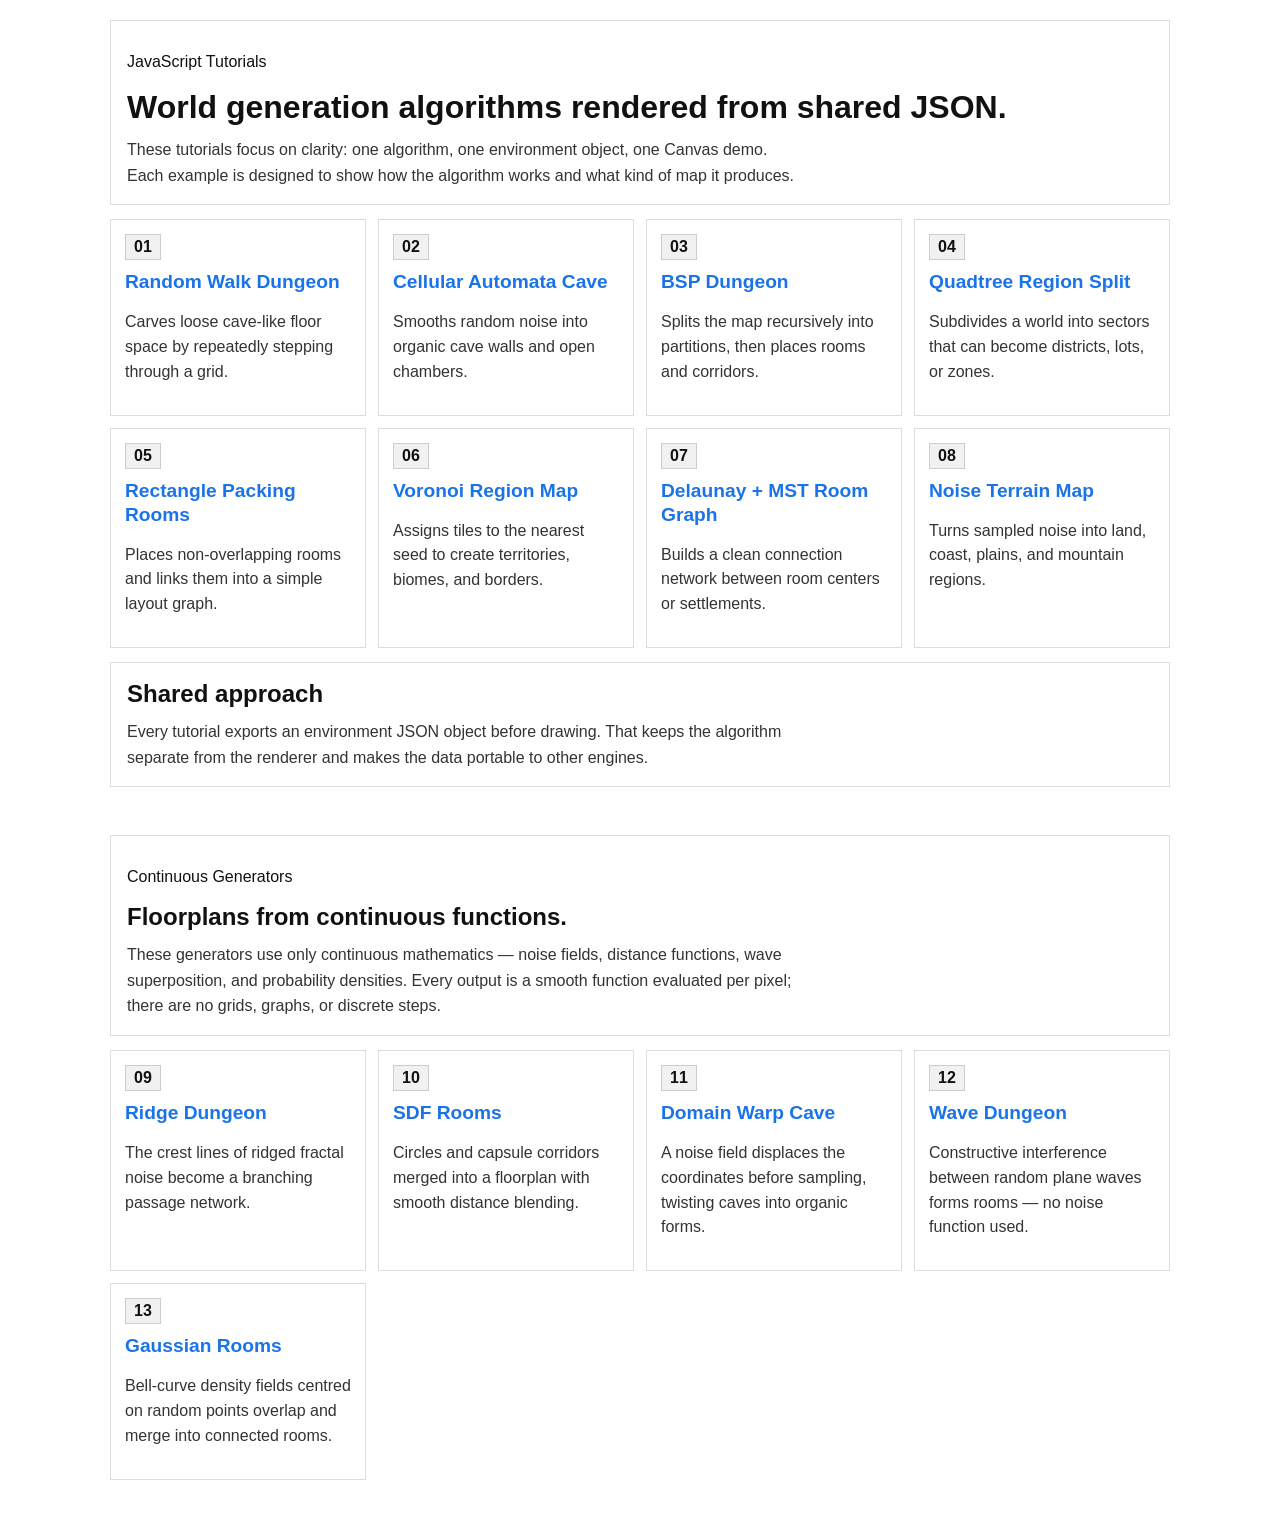
<file: index.html>
<!DOCTYPE html>
<html lang="en">
  <head>
    <meta charset="UTF-8" />
    <meta name="viewport" content="width=device-width, initial-scale=1.0" />
    <title>World Generation Tutorials</title>
    <link rel="stylesheet" href="./styles.css" />
  </head>
  <body>
    <main class="landing-page">
      <section class="hero">
        <p class="eyebrow">JavaScript Tutorials</p>
        <h1>World generation algorithms rendered from shared JSON.</h1>
        <p class="lede">
          These tutorials focus on clarity: one algorithm, one environment object, one Canvas demo.
          Each example is designed to show how the algorithm works and what kind of map it produces.
        </p>
      </section>

      <section class="card-grid">
        <a class="tutorial-card" href="./tutorials/01-random-walk/index.html">
          <span>01</span>
          <h2>Random Walk Dungeon</h2>
          <p>Carves loose cave-like floor space by repeatedly stepping through a grid.</p>
        </a>
        <a class="tutorial-card" href="./tutorials/02-cellular-automata/index.html">
          <span>02</span>
          <h2>Cellular Automata Cave</h2>
          <p>Smooths random noise into organic cave walls and open chambers.</p>
        </a>
        <a class="tutorial-card" href="./tutorials/03-bsp-dungeon/index.html">
          <span>03</span>
          <h2>BSP Dungeon</h2>
          <p>Splits the map recursively into partitions, then places rooms and corridors.</p>
        </a>
        <a class="tutorial-card" href="./tutorials/04-quadtree-region-split/index.html">
          <span>04</span>
          <h2>Quadtree Region Split</h2>
          <p>Subdivides a world into sectors that can become districts, lots, or zones.</p>
        </a>
        <a class="tutorial-card" href="./tutorials/05-rectangle-packing/index.html">
          <span>05</span>
          <h2>Rectangle Packing Rooms</h2>
          <p>Places non-overlapping rooms and links them into a simple layout graph.</p>
        </a>
        <a class="tutorial-card" href="./tutorials/06-voronoi-region-map/index.html">
          <span>06</span>
          <h2>Voronoi Region Map</h2>
          <p>Assigns tiles to the nearest seed to create territories, biomes, and borders.</p>
        </a>
        <a class="tutorial-card" href="./tutorials/07-delaunay-mst-room-graph/index.html">
          <span>07</span>
          <h2>Delaunay + MST Room Graph</h2>
          <p>Builds a clean connection network between room centers or settlements.</p>
        </a>
        <a class="tutorial-card" href="./tutorials/08-noise-terrain/index.html">
          <span>08</span>
          <h2>Noise Terrain Map</h2>
          <p>Turns sampled noise into land, coast, plains, and mountain regions.</p>
        </a>
      </section>

      <section class="note-panel">
        <h2>Shared approach</h2>
        <p>
          Every tutorial exports an environment JSON object before drawing. That keeps the algorithm
          separate from the renderer and makes the data portable to other engines.
        </p>
      </section>

      <section class="hero" style="margin-top:3rem">
        <p class="eyebrow">Continuous Generators</p>
        <h2>Floorplans from continuous functions.</h2>
        <p class="lede">
          These generators use only continuous mathematics — noise fields, distance functions,
          wave superposition, and probability densities. Every output is a smooth function
          evaluated per pixel; there are no grids, graphs, or discrete steps.
        </p>
      </section>

      <section class="card-grid">
        <a class="tutorial-card" href="./tutorials/09-ridge-dungeon/index.html">
          <span>09</span>
          <h2>Ridge Dungeon</h2>
          <p>The crest lines of ridged fractal noise become a branching passage network.</p>
        </a>
        <a class="tutorial-card" href="./tutorials/10-sdf-rooms/index.html">
          <span>10</span>
          <h2>SDF Rooms</h2>
          <p>Circles and capsule corridors merged into a floorplan with smooth distance blending.</p>
        </a>
        <a class="tutorial-card" href="./tutorials/11-domain-warp-cave/index.html">
          <span>11</span>
          <h2>Domain Warp Cave</h2>
          <p>A noise field displaces the coordinates before sampling, twisting caves into organic forms.</p>
        </a>
        <a class="tutorial-card" href="./tutorials/12-wave-dungeon/index.html">
          <span>12</span>
          <h2>Wave Dungeon</h2>
          <p>Constructive interference between random plane waves forms rooms — no noise function used.</p>
        </a>
        <a class="tutorial-card" href="./tutorials/13-gaussian-rooms/index.html">
          <span>13</span>
          <h2>Gaussian Rooms</h2>
          <p>Bell-curve density fields centred on random points overlap and merge into connected rooms.</p>
        </a>
      </section>
    </main>
  </body>
</html>
</file>
<file: styles.css>
* {
  box-sizing: border-box;
}

body {
  margin: 0;
  font-family: Arial, Helvetica, sans-serif;
  color: #111;
  background: #fff;
}

a {
  color: #1a73e8;
}

.landing-page,
.tutorial-page {
  max-width: 1100px;
  margin: 0 auto;
  padding: 20px;
}

.hero,
.note-panel,
.tutorial-shell,
.panel,
.json-panel,
.tutorial-copy {
  background: #fff;
  border: 1px solid #ddd;
  border-radius: 0;
  box-shadow: none;
}

.hero,
.note-panel {
  padding: 16px;
}

h1,
h2,
h3 {
  margin: 0 0 10px;
  line-height: 1.25;
}

h1 {
  font-size: 2rem;
}

.lede,
.note-panel p,
.tutorial-copy p,
.summary {
  margin: 0;
  max-width: 75ch;
  color: #333;
  line-height: 1.6;
}

.card-grid {
  display: grid;
  grid-template-columns: repeat(auto-fit, minmax(220px, 1fr));
  gap: 12px;
  margin: 14px 0;
}

.tutorial-card {
  display: block;
  min-height: 180px;
  padding: 14px;
  text-decoration: none;
  border: 1px solid #ddd;
  border-radius: 0;
  background: #fff;
}

.tutorial-card:hover {
  border-color: #999;
}

.tutorial-card span {
  display: inline-block;
  padding: 3px 8px;
  background: #f1f1f1;
  border: 1px solid #ccc;
  color: #111;
  font-weight: bold;
}

.tutorial-card h2 {
  margin-top: 10px;
  font-size: 1.2rem;
}

.tutorial-card p {
  color: #333;
  line-height: 1.55;
}

.tutorial-shell {
  display: grid;
  grid-template-columns: 2fr 1fr;
  gap: 12px;
  padding: 12px;
  margin-top: 12px;
}

.panel {
  padding: 12px;
}

canvas {
  width: 100%;
  height: auto;
  display: block;
  border-radius: 0;
  border: 1px solid #ccc;
  background: #0f1418;
  image-rendering: pixelated;
}

.control-grid {
  display: grid;
  grid-template-columns: repeat(2, minmax(0, 1fr));
  gap: 8px;
}

.field {
  display: flex;
  flex-direction: column;
  gap: 4px;
}

.field label {
  font-size: 0.9rem;
  font-weight: bold;
}

.field input,
.field select,
button {
  font: inherit;
}

.field input,
.field select {
  width: 100%;
  padding: 8px;
  border: 1px solid #ccc;
  border-radius: 0;
  background: white;
}

.button-row {
  display: flex;
  gap: 8px;
  flex-wrap: wrap;
  margin-top: 10px;
}

button {
  border: none;
  border-radius: 0;
  padding: 8px 14px;
  cursor: pointer;
  background: #2196f3;
  color: white;
  font-weight: normal;
  text-align: center;
  white-space: nowrap;
}

button.secondary {
  background: #4caf50;
}

button:hover {
  background: #0b7dda;
}

button.secondary:hover {
  background: #3e8e41;
}

.json-panel {
  padding: 12px;
  overflow: hidden;
}

pre {
  margin: 0;
  max-height: 420px;
  overflow: auto;
  padding: 8px;
  border-radius: 0;
  background: #f9f9f9;
  color: #111;
  border: 1px solid #ddd;
  font-family: Consolas, "Courier New", monospace;
  font-size: 0.85rem;
  line-height: 1.45;
}

.back-link {
  display: inline-block;
  margin-bottom: 10px;
  text-decoration: none;
  font-weight: bold;
}

.tutorial-copy {
  padding: 12px;
  margin-bottom: 10px;
}

.meta-list {
  margin: 8px 0 0;
  padding-left: 18px;
  color: #333;
}

@media (max-width: 900px) {
  .tutorial-shell {
    grid-template-columns: 1fr;
  }
}

.view-toggle-bar {
  display: flex;
  align-items: center;
  gap: 8px;
  margin-top: 12px;
  flex-wrap: wrap;
}

.aframe-panel {
  margin-top: 4px;
  height: 520px;
  position: relative;
  overflow: hidden;
  border: 1px solid #ddd;
}

.aframe-panel a-scene {
  width: 100%;
  height: 100%;
  display: block;
}

.aframe-hint {
  position: absolute;
  bottom: 10px;
  left: 50%;
  transform: translateX(-50%);
  background: rgba(0, 0, 0, 0.55);
  color: #fff;
  padding: 4px 14px;
  font-size: 0.8rem;
  pointer-events: none;
  white-space: nowrap;
  z-index: 10;
}

button.btn-3d {
  background: #555;
}

button.btn-3d:hover {
  background: #333;
}

button.btn-3d.active {
  background: #2196f3;
}

button.btn-3d.active:hover {
  background: #0b7dda;
}

@media (max-width: 640px) {
  .landing-page,
  .tutorial-page {
    padding: 12px;
  }

  .control-grid {
    grid-template-columns: 1fr;
  }
}
</file>
